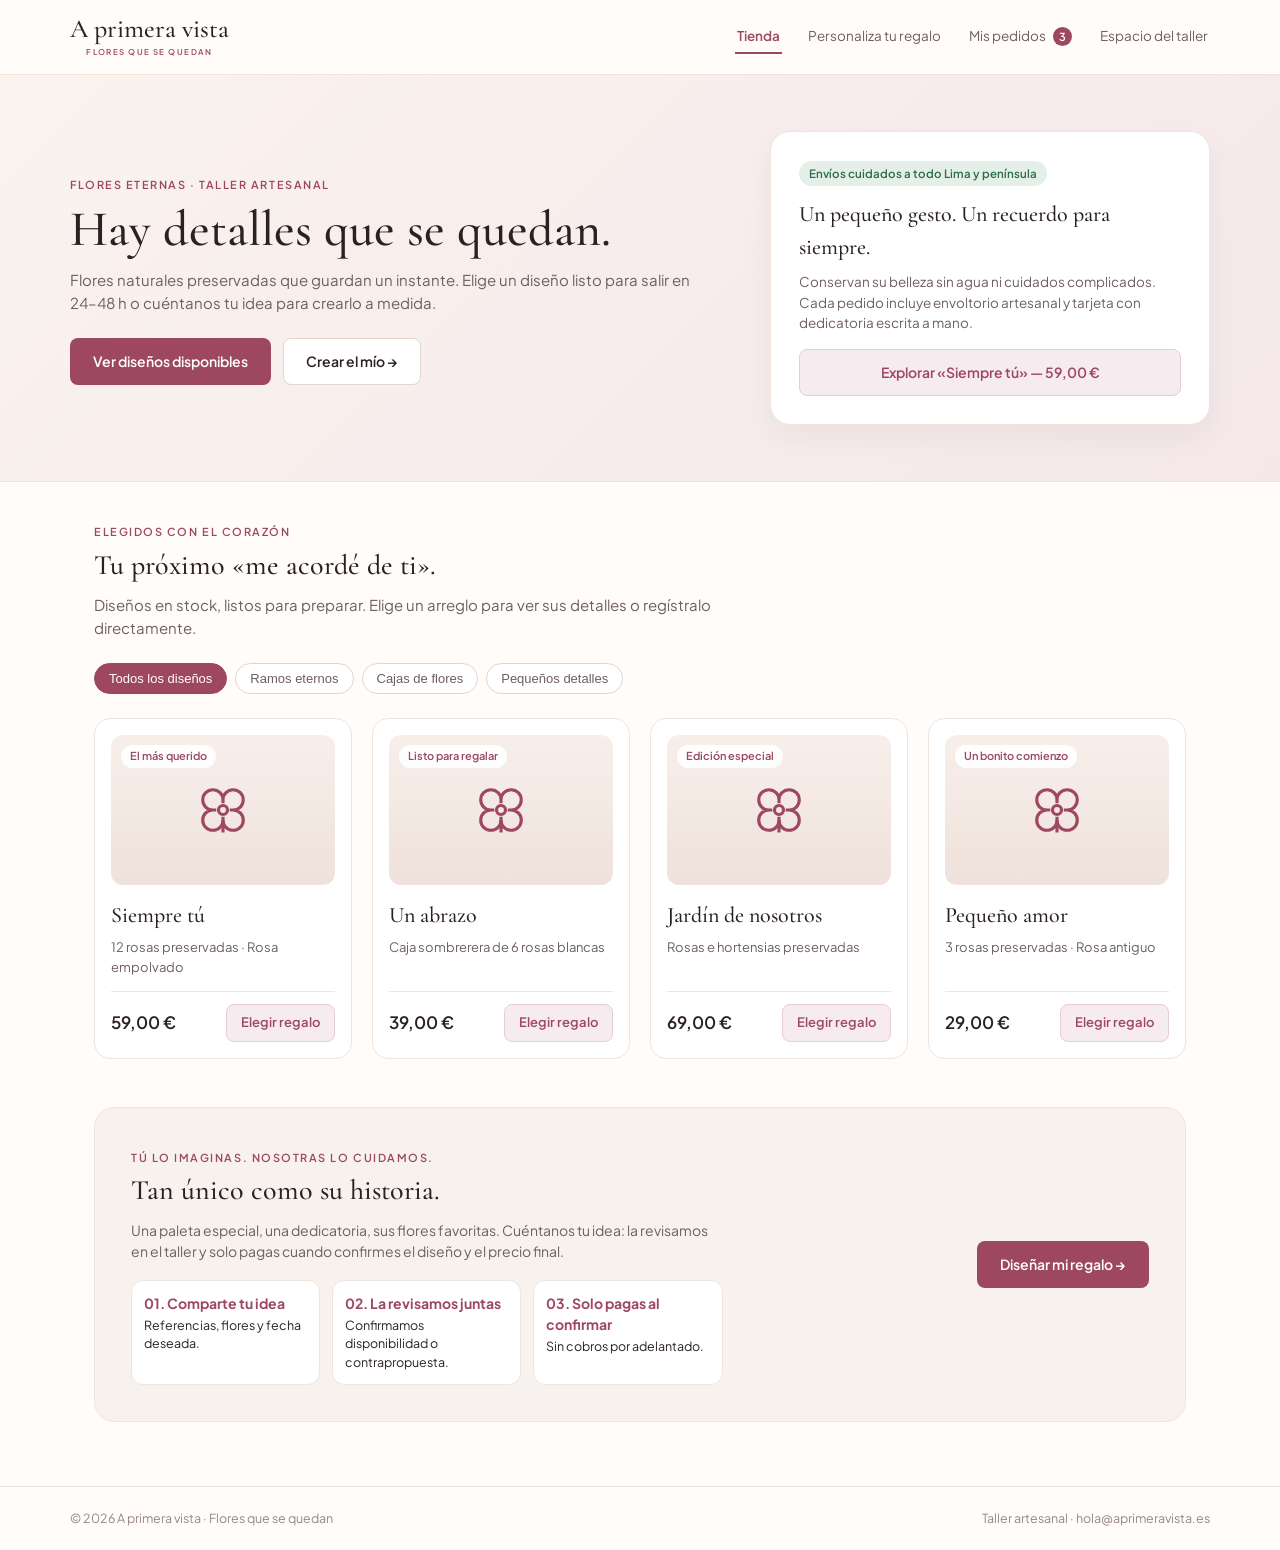
<file: Trabajo_grupo/Prototipo_final/index.html>
<!DOCTYPE html>
<html lang="es">
<head>
  <meta charset="UTF-8">
  <meta name="viewport" content="width=device-width, initial-scale=1.0">
  <title>A primera vista — Flores que se quedan</title>
  <link rel="preconnect" href="https://fonts.googleapis.com">
  <link rel="preconnect" href="https://fonts.gstatic.com" crossorigin>
  <link href="https://fonts.googleapis.com/css2?family=Cormorant+Garamond:ital,wght@0,500;0,600;1,400&family=Plus+Jakarta+Sans:wght@400;500;600&display=swap" rel="stylesheet">
  <link rel="stylesheet" href="estilos.css">
  <script src="app.js" defer></script>
</head>
<body data-pagina="inicio">
  <header class="topbar">
    <div class="topbar-inner">
      <a href="index.html" class="brand">
        <span class="brand-title">A primera vista</span>
        <span class="brand-sub">FLORES QUE SE QUEDAN</span>
      </a>
      <nav class="nav-links" aria-label="Navegación principal">
        <a href="index.html" class="activo">Tienda</a>
        <a href="personaliza.html">Personaliza tu regalo</a>
        <a href="pedidos.html">Mis pedidos <span class="nav-badge" id="badge-pedidos">0</span></a>
        <a href="taller.html">Espacio del taller</a>
      </nav>
    </div>
  </header>

  <section class="hero">
    <div class="hero-inner">
      <div>
        <span class="etiqueta">FLORES ETERNAS · TALLER ARTESANAL</span>
        <h1>Hay detalles que se quedan.</h1>
        <p class="subtitulo">Flores naturales preservadas que guardan un instante. Elige un diseño listo para salir en 24–48 h o cuéntanos tu idea para crearlo a medida.</p>
        <div class="hero-acciones">
          <a href="#catalogo" class="btn btn-primario">Ver diseños disponibles</a>
          <a href="personaliza.html" class="btn btn-secundario">Crear el mío →</a>
        </div>
      </div>
      <div class="hero-tarjeta">
        <span class="badge-estado badge-verde">Envíos cuidados a todo Lima y península</span>
        <h3 style="margin-top:12px;">Un pequeño gesto. Un recuerdo para siempre.</h3>
        <p style="font-size:13.5px; color:var(--text-muted); margin:8px 0 16px;">Conservan su belleza sin agua ni cuidados complicados. Cada pedido incluye envoltorio artesanal y tarjeta con dedicatoria escrita a mano.</p>
        <a href="producto.html?id=siempre-tu" class="btn btn-suave btn-full">Explorar «Siempre tú» — 59,00 €</a>
      </div>
    </div>
  </section>

  <main class="contenedor" id="catalogo">
    <span class="etiqueta">ELEGIDOS CON EL CORAZÓN</span>
    <h2>Tu próximo «me acordé de ti».</h2>
    <p class="subtitulo">Diseños en stock, listos para preparar. Elige un arreglo para ver sus detalles o regístralo directamente.</p>

    <div class="filtros-catalogo" role="group" aria-label="Filtrar categoría">
      <button type="button" class="chip activo" data-categoria="todos">Todos los diseños</button>
      <button type="button" class="chip" data-categoria="ramos">Ramos eternos</button>
      <button type="button" class="chip" data-categoria="cajas">Cajas de flores</button>
      <button type="button" class="chip" data-categoria="detalles">Pequeños detalles</button>
    </div>

    <div class="grid-catalogo" id="grid-catalogo"></div>

    <section class="banner-custom">
      <div>
        <span class="etiqueta">TÚ LO IMAGINAS. NOSOTRAS LO CUIDAMOS.</span>
        <h2>Tan único como su historia.</h2>
        <p style="font-size:14px; color:var(--text-muted); margin:0;">Una paleta especial, una dedicatoria, sus flores favoritas. Cuéntanos tu idea: la revisamos en el taller y solo pagas cuando confirmes el diseño y el precio final.</p>
        <div class="pasos-mini">
          <div class="paso-box"><strong>01. Comparte tu idea</strong>Referencias, flores y fecha deseada.</div>
          <div class="paso-box"><strong>02. La revisamos juntas</strong>Confirmamos disponibilidad o contrapropuesta.</div>
          <div class="paso-box"><strong>03. Solo pagas al confirmar</strong>Sin cobros por adelantado.</div>
        </div>
      </div>
      <div style="text-align:right;">
        <a href="personaliza.html" class="btn btn-primario">Diseñar mi regalo →</a>
      </div>
    </section>
  </main>

  <footer class="footer">
    <div class="footer-inner">
      <span>© 2026 A primera vista · Flores que se quedan</span>
      <span>Taller artesanal · hola@aprimeravista.es</span>
    </div>
  </footer>
</body>
</html>
</file>
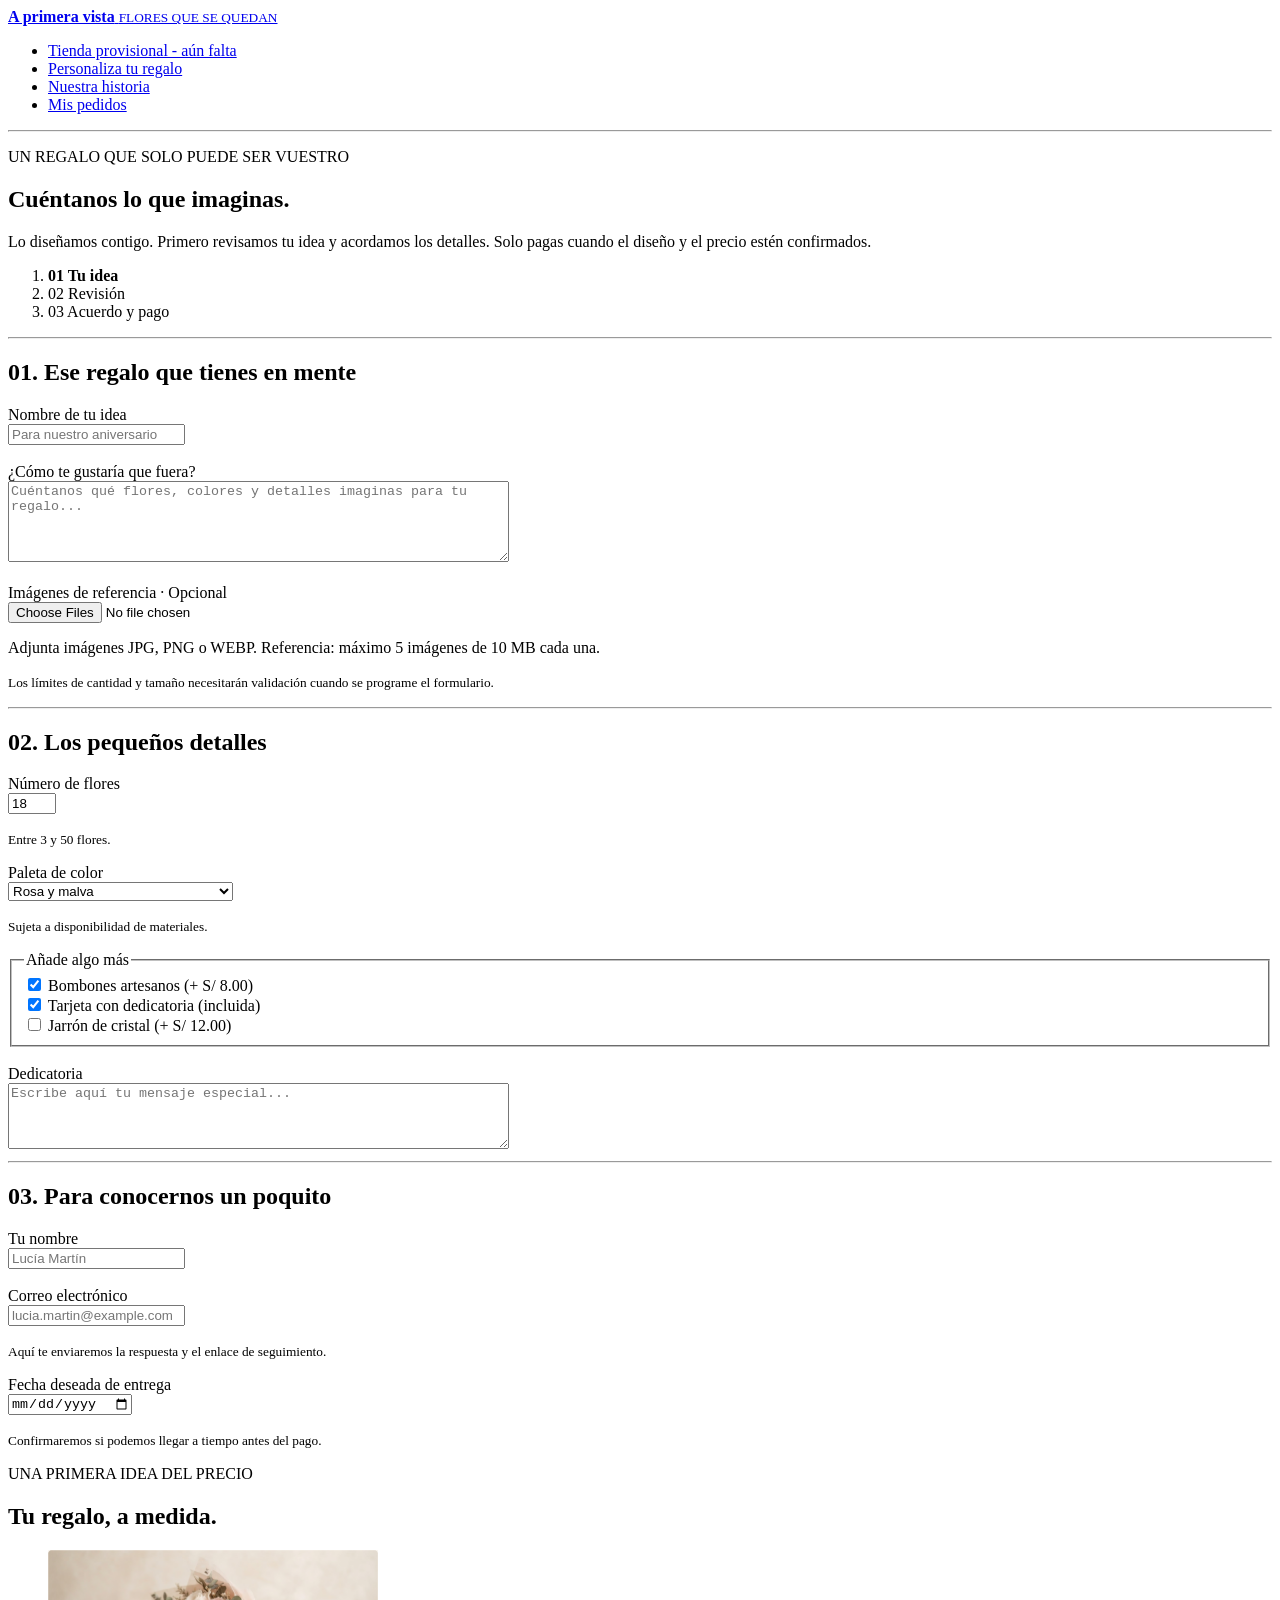
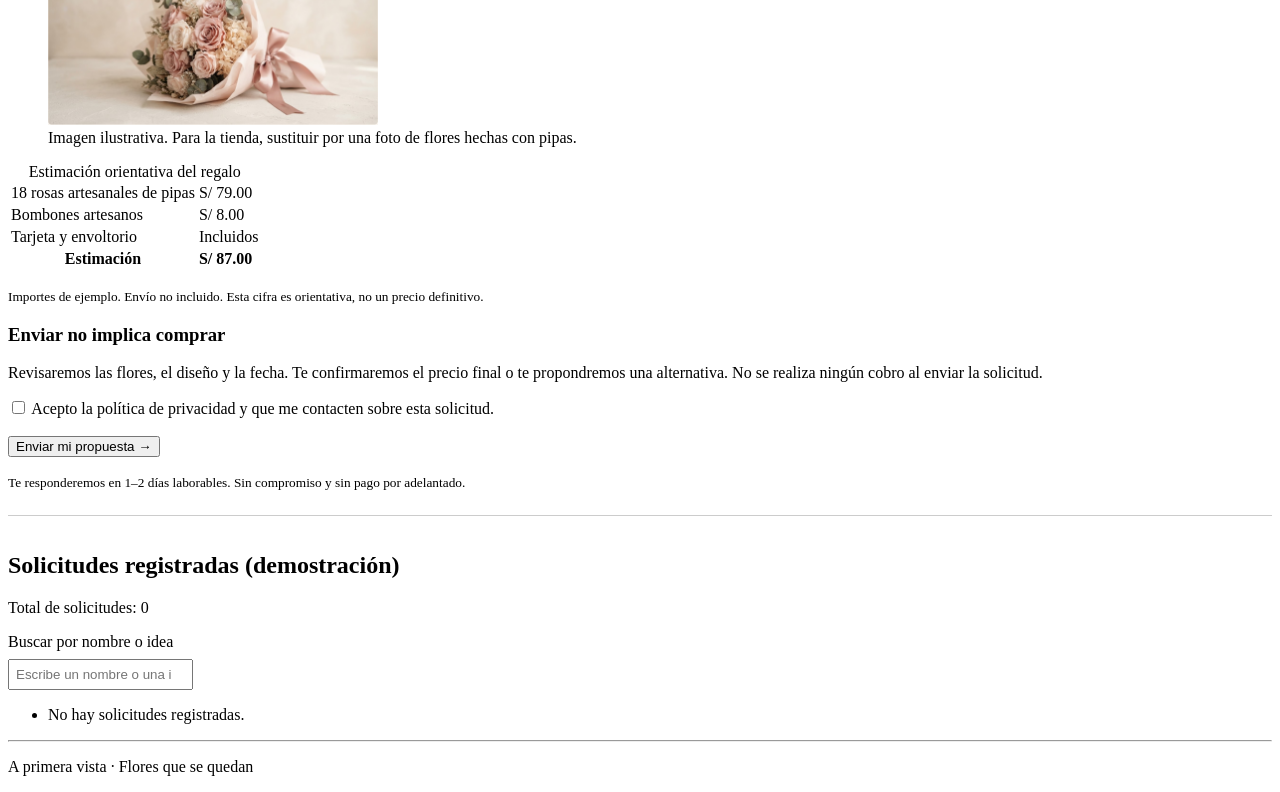
<file: Trabajo_grupo/index/personaliza-tu-regalo.html>
<!DOCTYPE html>
<html lang="es">
<head>
    <meta charset="UTF-8">
    <meta name="viewport" content="width=device-width, initial-scale=1.0">
    <title>Personaliza tu regalo | A primera vista</title>
    <link rel="stylesheet" href="../styles/registro_solicitudes.css">
    <script src="../script/registro_solicitudes.js" defer></script>
</head>
<body>
    <!-- Navegación -------------------------------------------------------------------------------------------------------->
    <header>
        <div>
            <a href="producto.html">
                <strong>A primera vista</strong>
                <small>FLORES QUE SE QUEDAN</small>
            </a>
        </div>

        <nav aria-label="Navegación principal">
            <ul>
                <li><a href="producto.html">Tienda provisional - aún falta</a></li>
                <li><a href="personaliza-tu-regalo.html" aria-current="page">Personaliza tu regalo</a></li>
                <li><a href="#historia">Nuestra historia</a></li>
                <li><a href="#mis-pedidos">Mis pedidos</a></li>
            </ul>
        </nav>
    </header>
    <hr>

    <!-- Introducción ------------------------------------------------------------------------------------------------------>
    <main>
        <section class="bloque" id="personalizacion">
            <p>UN REGALO QUE SOLO PUEDE SER VUESTRO</p>
            <h1>Cuéntanos lo que imaginas.</h1>
            <p>
                Lo diseñamos contigo. Primero revisamos tu idea y acordamos los detalles.
                Solo pagas cuando el diseño y el precio estén confirmados.
            </p>
        </section>

        <!-- Pasos del pedido ---------------------------------------------------------------------------------------------->
        <nav aria-label="Etapas del pedido personalizado">
            <ol>
                <li><strong>01 Tu idea</strong></li>
                <li>02 Revisión</li>
                <li>03 Acuerdo y pago</li>
            </ol>
        </nav>
        <hr>

        <!-- Formulario de personalización ---------------------------------------------------------------------------------->
        <form id="formulario-personalizacion">
            <div class="contenido-personalizacion">
                <div class="datos-pedido">

                    <!-- Primera parte: idea del cliente -->
                    <section class="bloque" id="tu-idea">
                        <h2>01. Ese regalo que tienes en mente</h2>

                        <div>
                            <label for="nombre-idea">Nombre de tu idea</label>
                            <br>
                            <input type="text" id="nombre-idea" name="nombre_idea"
                                   placeholder="Para nuestro aniversario" required>
                        </div>
                        <br>
                        <div>
                            <label for="descripcion-idea">¿Cómo te gustaría que fuera?</label>
                            <br>
                            <textarea id="descripcion-idea" name="descripcion_idea"
                                rows="5" cols="60" required
                                placeholder="Cuéntanos qué flores, colores y detalles imaginas para tu regalo..."></textarea>
                        </div>
                        <br>
                        <div>
                            <label for="imagenes-referencia">Imágenes de referencia · Opcional</label>
                            <br>
                            <input type="file" id="imagenes-referencia" name="imagenes_referencia"
                                   accept=".jpg,.jpeg,.png,.webp" multiple>
                            <p>Adjunta imágenes JPG, PNG o WEBP. Referencia: máximo 5 imágenes de 10 MB cada una.</p>
                            <p><small>Los límites de cantidad y tamaño necesitarán validación cuando se programe el formulario.</small></p>
                        </div>
                    </section>
                    <hr>

                    <!-- Segunda parte: características del regalo -->
                    <section class="bloque" id="detalles-regalo">
                        <h2>02. Los pequeños detalles</h2>

                        <div>
                            <label for="numero-flores">Número de flores</label>
                            <br>
                            <input type="number" id="numero-flores" name="numero_flores"
                                   min="3" max="50" value="18" required>
                            <p><small>Entre 3 y 50 flores.</small></p>
                        </div>
                        <div>
                            <label for="paleta-color">Paleta de color</label>
                            <br>
                            <select id="paleta-color" name="paleta_color" required>
                                <option value="rosa-malva" selected>Rosa y malva</option>
                                <option value="rojo-blanco">Rojo y blanco</option>
                                <option value="pasteles">Tonos pastel</option>
                                <option value="girasoles">Amarillo y verde</option>
                                <option value="personalizada">Quiero proponer otra combinación</option>
                            </select>
                            <p><small>Sujeta a disponibilidad de materiales.</small></p>
                        </div>
                        <fieldset>
                            <legend>Añade algo más</legend>
                            <div>
                                <input type="checkbox" id="bombones" name="complementos" value="bombones" checked>
                                <label for="bombones">Bombones artesanos (+ S/ 8.00)</label>
                            </div>
                            <div>
                                <input type="checkbox" id="tarjeta" name="complementos" value="tarjeta" checked>
                                <label for="tarjeta">Tarjeta con dedicatoria (incluida)</label>
                            </div>
                            <div>
                                <input type="checkbox" id="jarron" name="complementos" value="jarron">
                                <label for="jarron">Jarrón de cristal (+ S/ 12.00)</label>
                            </div>
                        </fieldset>
                        <br>
                        <div>
                            <label for="dedicatoria">Dedicatoria</label>
                            <br>
                            <textarea id="dedicatoria" name="dedicatoria" rows="4" cols="60"
                                      placeholder="Escribe aquí tu mensaje especial..."></textarea>
                        </div>
                    </section>
                    <hr>

                    <!-- Tercera parte: datos de contacto -->
                    <section class="bloque" id="datos-contacto">
                        <h2>03. Para conocernos un poquito</h2>
                        <div>
                            <label for="nombre-cliente">Tu nombre</label>
                            <br>
                            <input type="text" id="nombre-cliente" name="nombre_cliente"
                                   placeholder="Lucía Martín" autocomplete="name" required>
                        </div>
                        <br>
                        <div>
                            <label for="correo-cliente">Correo electrónico</label>
                            <br>
                            <input type="email" id="correo-cliente" name="correo_cliente"
                                   placeholder="lucia.martin@example.com" autocomplete="email" required>
                            <p><small>Aquí te enviaremos la respuesta y el enlace de seguimiento.</small></p>
                        </div>

                        <div>
                            <label for="fecha-entrega">Fecha deseada de entrega</label>
                            <br>
                            <input type="date" id="fecha-entrega" name="fecha_entrega" required>
                            <p><small>Confirmaremos si podemos llegar a tiempo antes del pago.</small></p>
                        </div>
                    </section>
                </div>

                <!-- Resumen del presupuesto: datos de ejemplo, no cálculo automático ------------------------------------>
                <aside class="resumen-pedido" aria-labelledby="titulo-resumen">
                    <p>UNA PRIMERA IDEA DEL PRECIO</p>
                    <h2 id="titulo-resumen">Tu regalo, a medida.</h2>

                    <figure>
                        <img src="../styles/imagenes/ramo-referencia.png" width="330" height="175"
                             alt="Ramo rosado usado como imagen ilustrativa del diseño de referencia">
                        <figcaption>
                            Imagen ilustrativa. Para la tienda, sustituir por una foto de flores hechas con pipas.
                        </figcaption>
                    </figure>

                    <table>
                        <caption>Estimación orientativa del regalo</caption>
                        <tbody>
                            <tr>
                                <td>18 rosas artesanales de pipas</td>
                                <td>S/ 79.00</td>
                            </tr>
                            <tr>
                                <td>Bombones artesanos</td>
                                <td>S/ 8.00</td>
                            </tr>
                            <tr>
                                <td>Tarjeta y envoltorio</td>
                                <td>Incluidos</td>
                            </tr>
                        </tbody>
                        <tfoot>
                            <tr>
                                <th scope="row">Estimación</th>
                                <td><strong>S/ 87.00</strong></td>
                            </tr>
                        </tfoot>
                    </table>

                    <p><small>Importes de ejemplo. Envío no incluido. Esta cifra es orientativa, no un precio definitivo.</small></p>

                    <section>
                        <h3>Enviar no implica comprar</h3>
                        <p>
                            Revisaremos las flores, el diseño y la fecha. Te confirmaremos
                            el precio final o te propondremos una alternativa.
                            No se realiza ningún cobro al enviar la solicitud.
                        </p>
                    </section>
                    <div>
                        <input type="checkbox" id="acepta-privacidad" name="acepta_privacidad" required>
                        <label for="acepta-privacidad">
                            Acepto la política de privacidad y que me contacten sobre esta solicitud.
                        </label>
                    </div>
                    <br>

                    <!-- Registro de demostración: los datos se guardan temporalmente en memoria. -->
                    <button type="button">Enviar mi propuesta &rarr;</button>
                    <p><small>Te responderemos en 1–2 días laborables. Sin compromiso y sin pago por adelantado.</small></p>
                </aside>
            </div>
        </form>
        <section id="panel-solicitudes">
            <h2>Solicitudes registradas (demostración)</h2>
            <p>Total de solicitudes: <span id="contador-solicitudes">0</span></p>

            <label for="buscar-solicitudes">Buscar por nombre o idea</label>
            <input type="search" id="buscar-solicitudes"
                   placeholder="Escribe un nombre o una idea">
            <ul id="lista-solicitudes"></ul>
        </section>
    </main>

    <!-- Footer ------------------------------------------------------------------------------------------------------------>
    <footer>
        <hr>
        <p>A primera vista · Flores que se quedan</p>
    </footer>
</body>
</html>
</file>
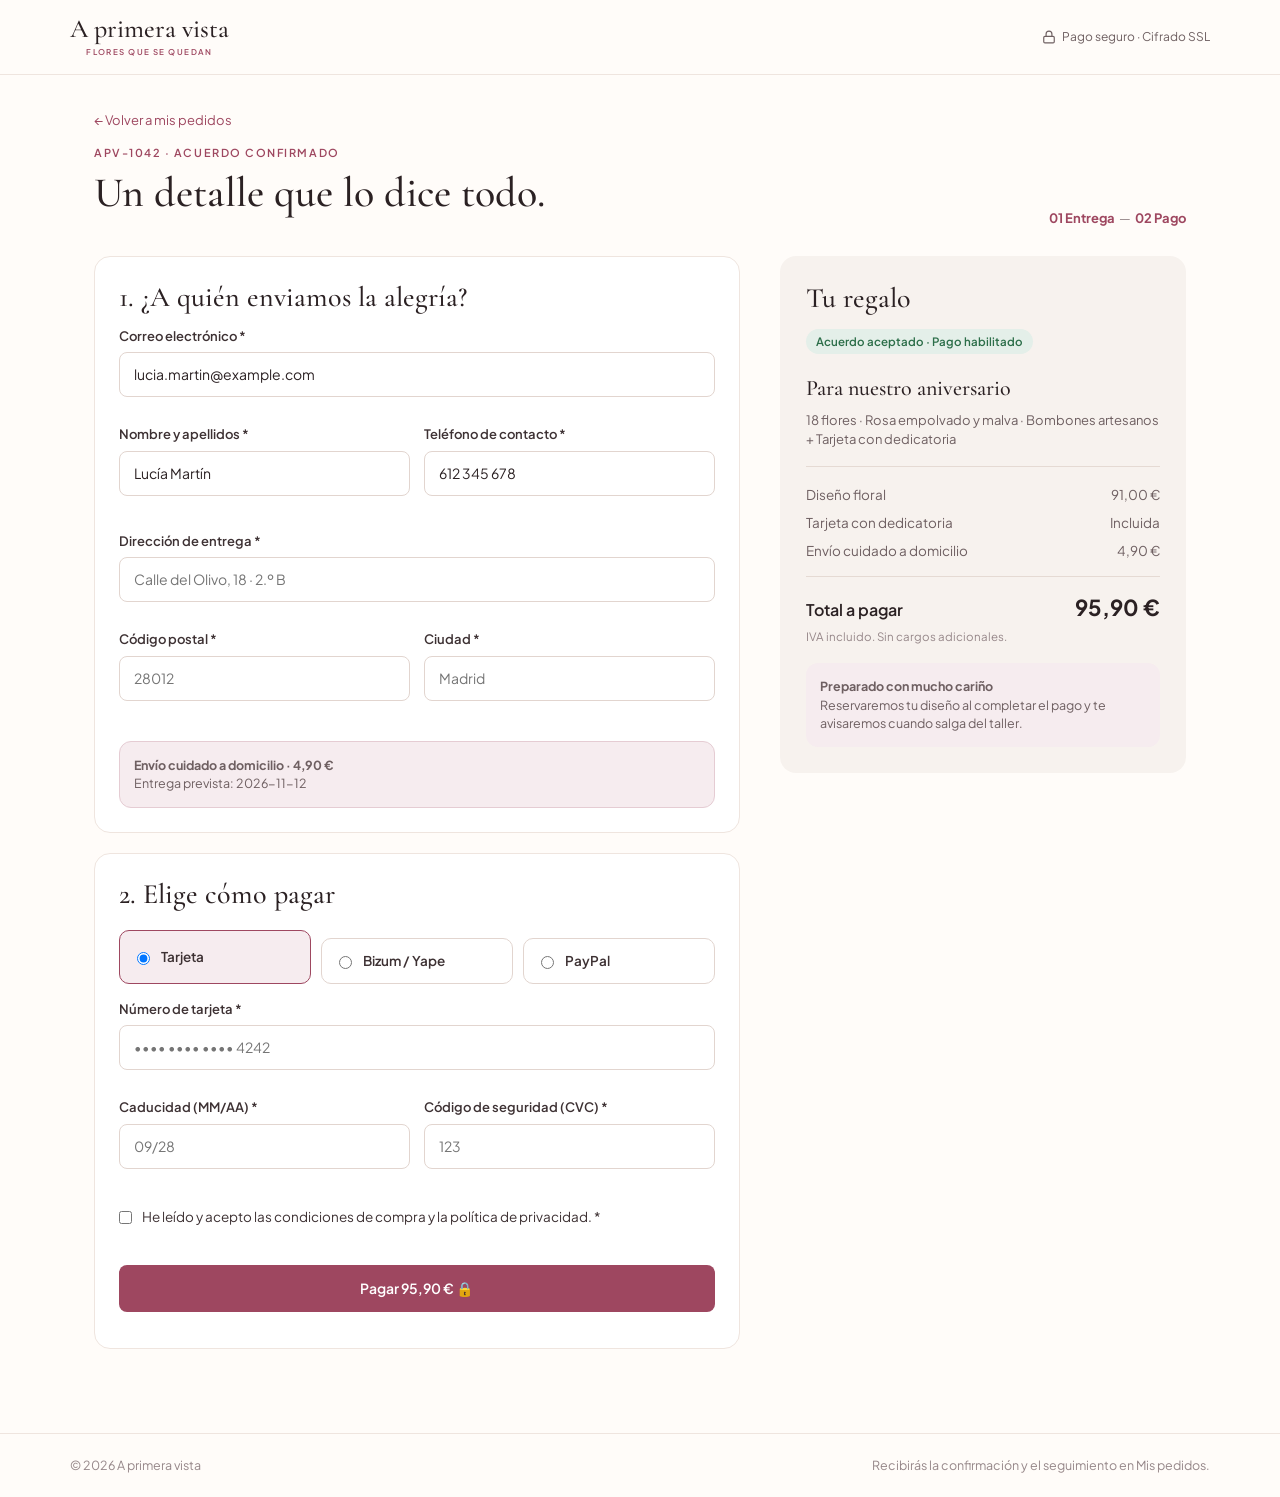
<file: Trabajo_grupo/Prototipo_final/checkout.html>
<!DOCTYPE html>
<html lang="es">
<head>
  <meta charset="UTF-8">
  <meta name="viewport" content="width=device-width, initial-scale=1.0">
  <title>Entrega y Pago Seguro — A primera vista</title>
  <link rel="preconnect" href="https://fonts.googleapis.com">
  <link rel="preconnect" href="https://fonts.gstatic.com" crossorigin>
  <link href="https://fonts.googleapis.com/css2?family=Cormorant+Garamond:ital,wght@0,500;0,600;1,400&family=Plus+Jakarta+Sans:wght@400;500;600&display=swap" rel="stylesheet">
  <link rel="stylesheet" href="estilos.css">
  <script src="app.js" defer></script>
</head>
<body data-pagina="checkout">
  <header class="topbar">
    <div class="topbar-inner">
      <a href="index.html" class="brand">
        <span class="brand-title">A primera vista</span>
        <span class="brand-sub">FLORES QUE SE QUEDAN</span>
      </a>
      <div class="ssl-badge">
        <svg width="14" height="14" viewBox="0 0 24 24" fill="none" stroke="currentColor" stroke-width="2" aria-hidden="true">
          <rect x="3" y="11" width="18" height="11" rx="2" ry="2"></rect>
          <path d="M7 11V7a5 5 0 0 1 10 0v4"></path>
        </svg>
        <span>Pago seguro · Cifrado SSL</span>
      </div>
    </div>
  </header>

  <main class="contenedor">
    <div style="display:flex; justify-content:space-between; align-items:flex-end; flex-wrap:wrap; gap:16px; margin-bottom:28px;">
      <div>
        <p style="font-size:13px; margin:0 0 8px;"><a href="pedidos.html" style="color:var(--primary);">← Volver a mis pedidos</a></p>
        <span class="etiqueta" id="chk-codigo-etiqueta">TU REGALO, A UN PASO</span>
        <h1>Un detalle que lo dice todo.</h1>
      </div>
      <div style="font-size:13px; color:var(--text-soft);">
        <strong style="color:var(--primary);">01 Entrega</strong> &nbsp;—&nbsp; <strong style="color:var(--primary);">02 Pago</strong>
      </div>
    </div>

    <div class="grid-dos-col">
      <form id="form-checkout" novalidate>
        <div class="bloque-form">
          <h2>1. ¿A quién enviamos la alegría?</h2>

          <label for="chk-correo">Correo electrónico *</label>
          <input id="chk-correo" type="email" placeholder="lucia.martin@example.com" required aria-describedby="error-chk-correo">
          <p class="error" id="error-chk-correo"></p>

          <div class="fila-2">
            <div>
              <label for="chk-nombre">Nombre y apellidos *</label>
              <input id="chk-nombre" type="text" placeholder="Lucía Martín" required aria-describedby="error-chk-nombre">
              <p class="error" id="error-chk-nombre"></p>
            </div>
            <div>
              <label for="chk-telefono">Teléfono de contacto *</label>
              <input id="chk-telefono" type="tel" placeholder="612 345 678" required aria-describedby="error-chk-telefono">
              <p class="error" id="error-chk-telefono"></p>
            </div>
          </div>

          <label for="chk-direccion">Dirección de entrega *</label>
          <input id="chk-direccion" type="text" placeholder="Calle del Olivo, 18 · 2.º B" required aria-describedby="error-chk-direccion">
          <p class="error" id="error-chk-direccion"></p>

          <div class="fila-2">
            <div>
              <label for="chk-cp">Código postal *</label>
              <input id="chk-cp" type="text" placeholder="28012" required aria-describedby="error-chk-cp">
              <p class="error" id="error-chk-cp"></p>
            </div>
            <div>
              <label for="chk-ciudad">Ciudad *</label>
              <input id="chk-ciudad" type="text" placeholder="Madrid" required aria-describedby="error-chk-ciudad">
              <p class="error" id="error-chk-ciudad"></p>
            </div>
          </div>

          <div class="caja-nota" style="border:1px solid #E5CCD3;">
            <strong>Envío cuidado a domicilio · 4,90 €</strong><br>
            <span id="chk-fecha-texto">Entrega estimada en 2–4 días laborables</span>
          </div>
        </div>

        <div class="bloque-form">
          <h2>2. Elige cómo pagar</h2>

          <div class="metodos-pago">
            <label class="metodo-opcion">
              <input type="radio" name="metodo" value="Tarjeta" checked>
              <span>Tarjeta</span>
            </label>
            <label class="metodo-opcion">
              <input type="radio" name="metodo" value="Bizum">
              <span>Bizum / Yape</span>
            </label>
            <label class="metodo-opcion">
              <input type="radio" name="metodo" value="PayPal">
              <span>PayPal</span>
            </label>
          </div>

          <div id="campos-tarjeta">
            <label for="chk-tarjeta">Número de tarjeta *</label>
            <input id="chk-tarjeta" type="text" maxlength="19" placeholder="•••• •••• •••• 4242" aria-describedby="error-chk-tarjeta">
            <p class="error" id="error-chk-tarjeta"></p>

            <div class="fila-2">
              <div>
                <label for="chk-caducidad">Caducidad (MM/AA) *</label>
                <input id="chk-caducidad" type="text" maxlength="5" placeholder="09/28" aria-describedby="error-chk-caducidad">
                <p class="error" id="error-chk-caducidad"></p>
              </div>
              <div>
                <label for="chk-cvc">Código de seguridad (CVC) *</label>
                <input id="chk-cvc" type="text" maxlength="4" placeholder="123" aria-describedby="error-chk-cvc">
                <p class="error" id="error-chk-cvc"></p>
              </div>
            </div>
          </div>

          <label class="checkbox-linea" style="margin-top:16px;">
            <input type="checkbox" id="chk-condiciones" required aria-describedby="error-chk-condiciones">
            <span>He leído y acepto las condiciones de compra y la política de privacidad. *</span>
          </label>
          <p class="error" id="error-chk-condiciones"></p>

          <button type="submit" class="btn btn-primario btn-full" style="margin-top:16px;" id="btn-pagar-final">
            Pagar ahora
          </button>
          <p class="estado-msg" id="mensaje-checkout" role="status"></p>
        </div>
      </form>

      <aside class="tarjeta-resumen" aria-label="Resumen de compra">
        <h2>Tu regalo</h2>
        <span class="badge-estado badge-verde" id="chk-badge-estado">Acuerdo aceptado · Pago habilitado</span>

        <div style="margin:18px 0; padding-bottom:16px; border-bottom:1px solid #E5DAD3;">
          <h3 id="chk-titulo-regalo">Para nuestro aniversario</h3>
          <p id="chk-detalle-regalo" style="font-size:13px; color:var(--text-muted); margin:4px 0 0;">18 rosas · Rosa empolvado y marfil</p>
        </div>

        <div class="linea-costo">
          <span>Diseño floral</span>
          <span id="chk-precio-base">91,00 €</span>
        </div>
        <div class="linea-costo">
          <span>Tarjeta con dedicatoria</span>
          <span>Incluida</span>
        </div>
        <div class="linea-costo">
          <span>Envío cuidado a domicilio</span>
          <span>4,90 €</span>
        </div>
        <div class="linea-total">
          <span>Total a pagar</span>
          <strong id="chk-total">95,90 €</strong>
        </div>
        <p style="font-size:11.5px; color:var(--text-soft); margin-top:4px;">IVA incluido. Sin cargos adicionales.</p>

        <div class="caja-nota">
          <strong>Preparado con mucho cariño</strong><br>
          Reservaremos tu diseño al completar el pago y te avisaremos cuando salga del taller.
        </div>
      </aside>
    </div>
  </main>

  <footer class="footer">
    <div class="footer-inner">
      <span>© 2026 A primera vista</span>
      <span>Recibirás la confirmación y el seguimiento en Mis pedidos.</span>
    </div>
  </footer>
</body>
</html>
</file>
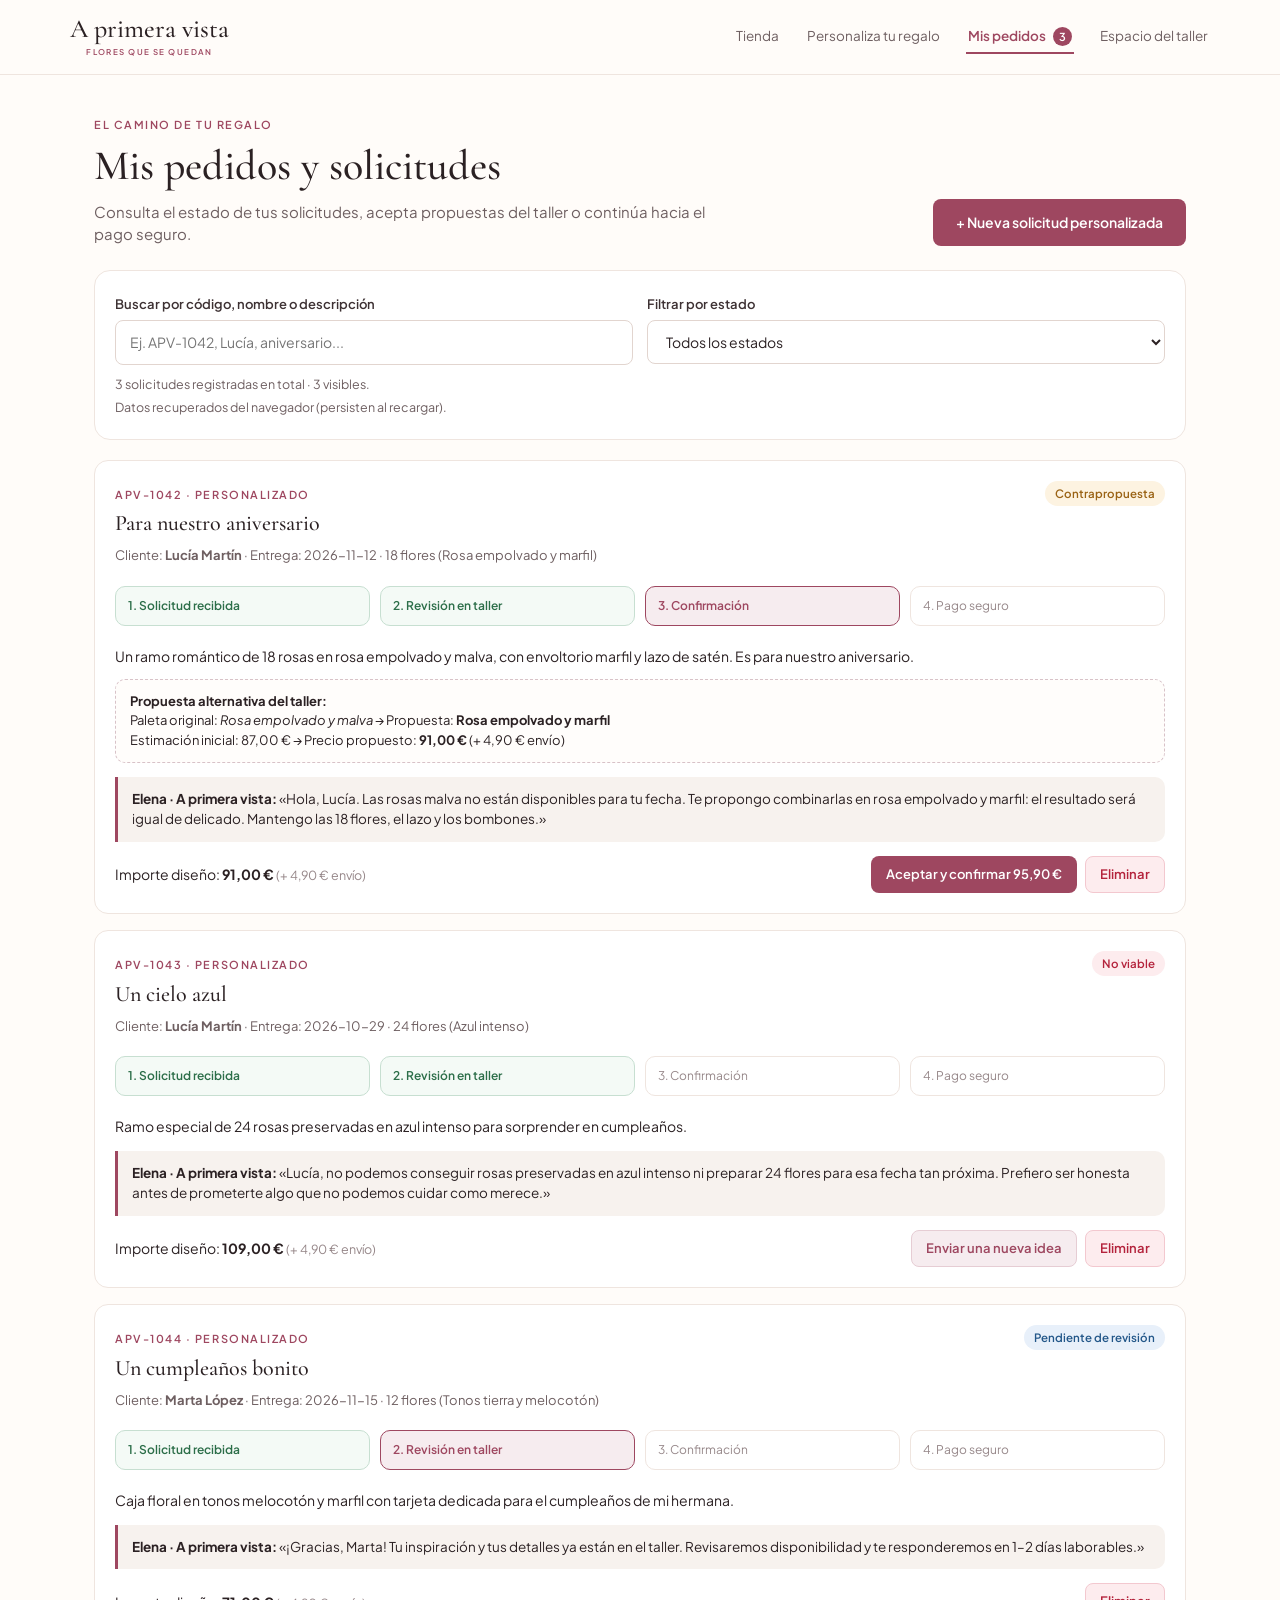
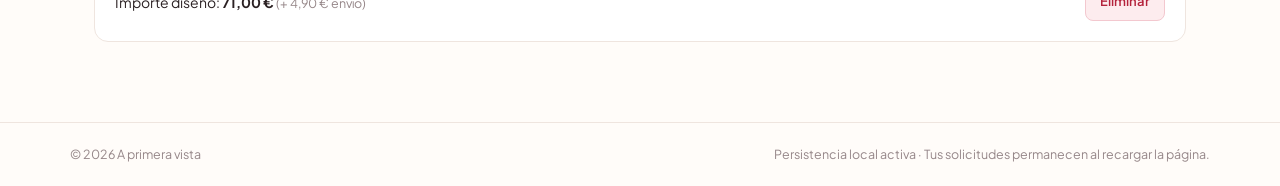
<file: Trabajo_grupo/Prototipo_final/pedidos.html>
<!DOCTYPE html>
<html lang="es">
<head>
  <meta charset="UTF-8">
  <meta name="viewport" content="width=device-width, initial-scale=1.0">
  <title>Mis pedidos — A primera vista</title>
  <link rel="preconnect" href="https://fonts.googleapis.com">
  <link rel="preconnect" href="https://fonts.gstatic.com" crossorigin>
  <link href="https://fonts.googleapis.com/css2?family=Cormorant+Garamond:ital,wght@0,500;0,600;1,400&family=Plus+Jakarta+Sans:wght@400;500;600&display=swap" rel="stylesheet">
  <link rel="stylesheet" href="estilos.css">
  <script src="app.js" defer></script>
</head>
<body data-pagina="pedidos">
  <header class="topbar">
    <div class="topbar-inner">
      <a href="index.html" class="brand">
        <span class="brand-title">A primera vista</span>
        <span class="brand-sub">FLORES QUE SE QUEDAN</span>
      </a>
      <nav class="nav-links" aria-label="Navegación principal">
        <a href="index.html">Tienda</a>
        <a href="personaliza.html">Personaliza tu regalo</a>
        <a href="pedidos.html" class="activo">Mis pedidos <span class="nav-badge" id="badge-pedidos">0</span></a>
        <a href="taller.html">Espacio del taller</a>
      </nav>
    </div>
  </header>

  <main class="contenedor">
    <div style="display:flex; justify-content:space-between; align-items:flex-end; flex-wrap:wrap; gap:16px; margin-bottom:24px;">
      <div>
        <span class="etiqueta">EL CAMINO DE TU REGALO</span>
        <h1>Mis pedidos y solicitudes</h1>
        <p class="subtitulo" style="margin-bottom:0;">Consulta el estado de tus solicitudes, acepta propuestas del taller o continúa hacia el pago seguro.</p>
      </div>
      <a href="personaliza.html" class="btn btn-primario">+ Nueva solicitud personalizada</a>
    </div>

    <div class="bloque-form" style="padding:18px 20px;">
      <div class="fila-2">
        <div>
          <label for="buscar-pedido">Buscar por código, nombre o descripción</label>
          <input id="buscar-pedido" type="search" placeholder="Ej. APV-1042, Lucía, aniversario...">
        </div>
        <div>
          <label for="filtro-estado-pedido">Filtrar por estado</label>
          <select id="filtro-estado-pedido">
            <option value="todos">Todos los estados</option>
            <option value="Pendiente de revisión">Pendiente de revisión</option>
            <option value="Contrapropuesta">Respuesta pendiente (Contrapropuesta)</option>
            <option value="Confirmado">Confirmado (Pago habilitado)</option>
            <option value="Pagado">Pagado / En preparación</option>
            <option value="No viable">No viable (Cerrada)</option>
          </select>
        </div>
      </div>
      <p class="info-storage" id="contador-pedidos" role="status" style="margin-top:10px;"></p>
      <p class="info-storage" id="almacenamiento" role="status"></p>
    </div>

    <section id="lista-pedidos" aria-label="Listado de pedidos del cliente"></section>
  </main>

  <footer class="footer">
    <div class="footer-inner">
      <span>© 2026 A primera vista</span>
      <span>Persistencia local activa · Tus solicitudes permanecen al recargar la página.</span>
    </div>
  </footer>
</body>
</html>
</file>
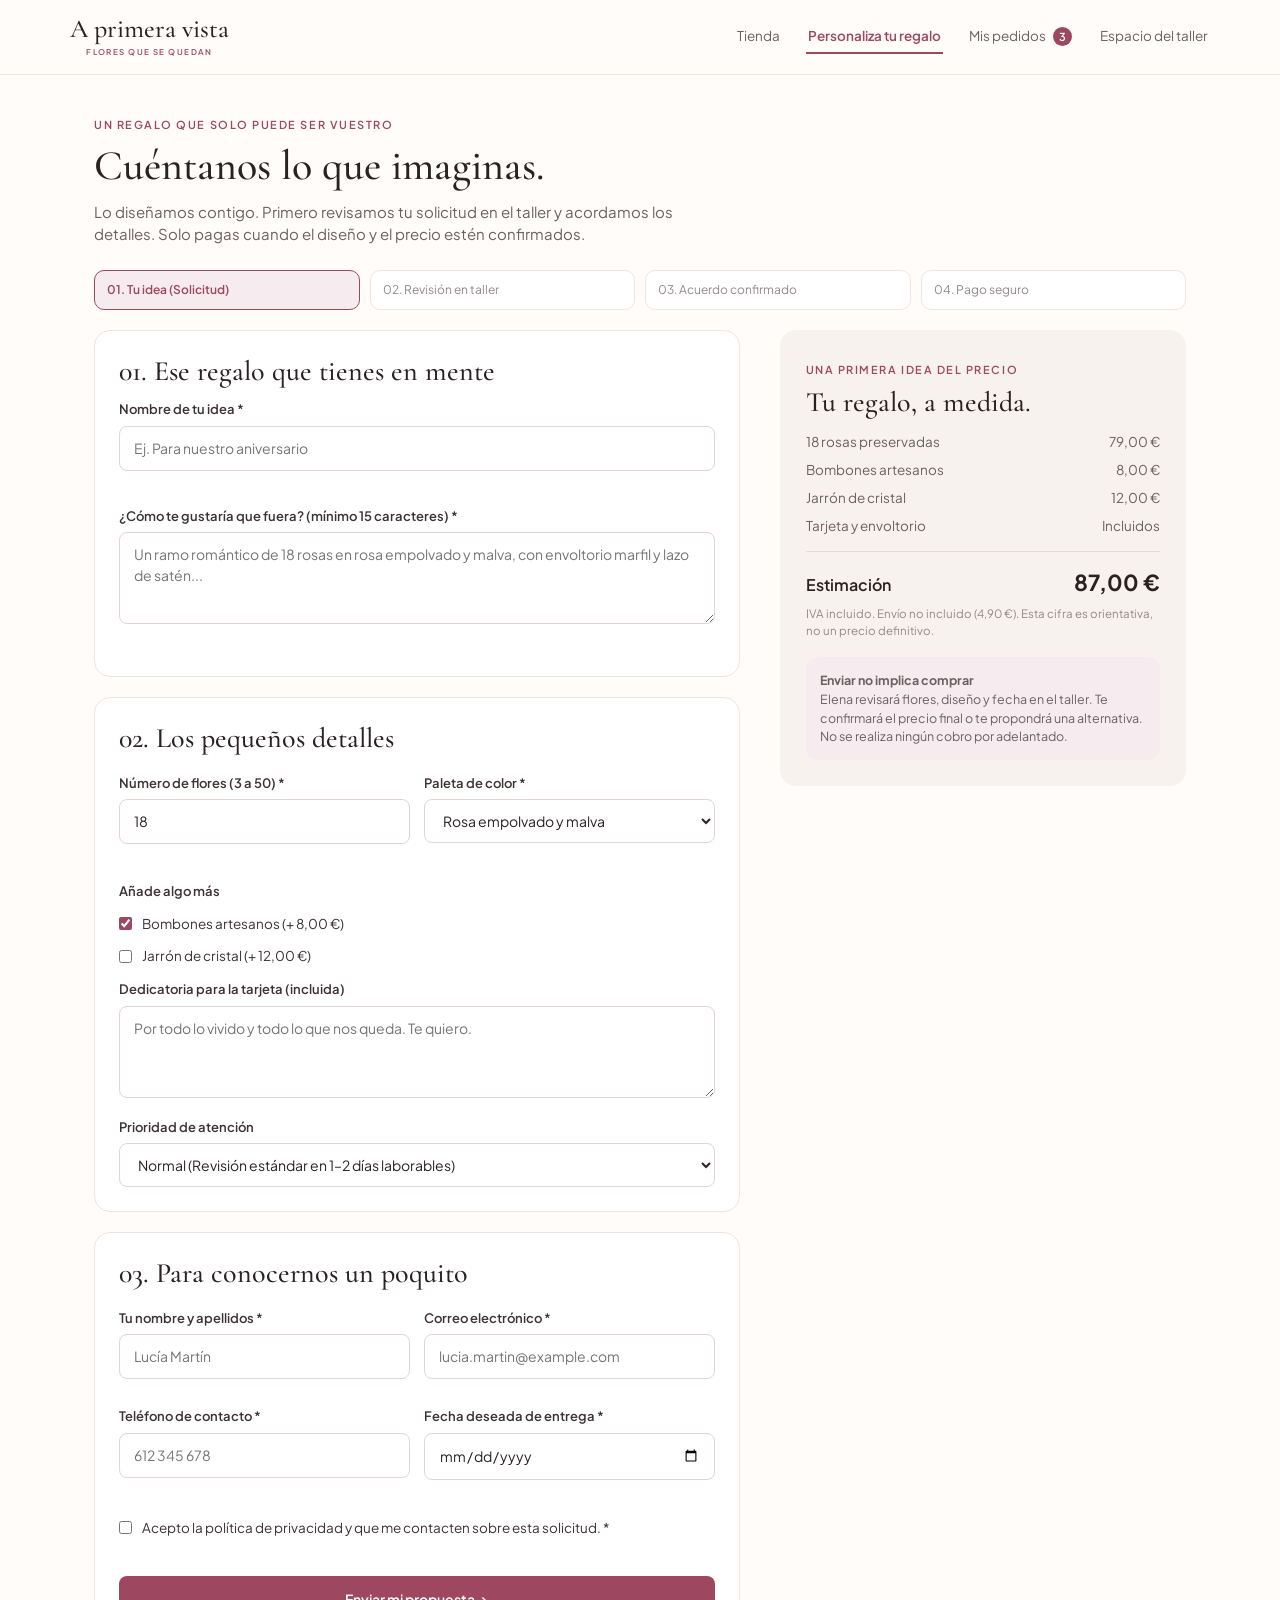
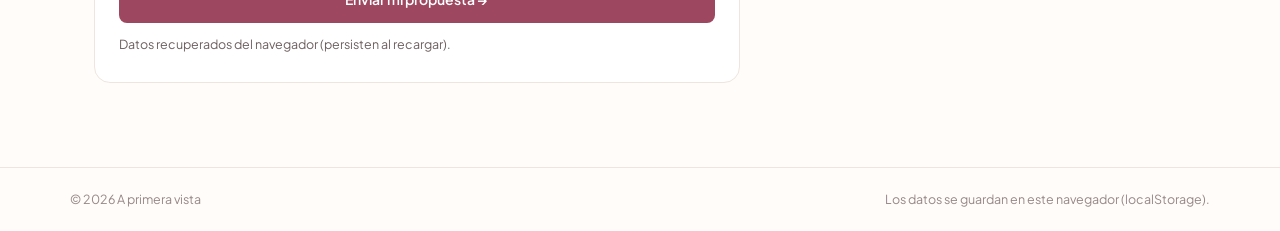
<file: Trabajo_grupo/Prototipo_final/personaliza.html>
<!DOCTYPE html>
<html lang="es">
<head>
  <meta charset="UTF-8">
  <meta name="viewport" content="width=device-width, initial-scale=1.0">
  <title>Personaliza tu regalo — A primera vista</title>
  <link rel="preconnect" href="https://fonts.googleapis.com">
  <link rel="preconnect" href="https://fonts.gstatic.com" crossorigin>
  <link href="https://fonts.googleapis.com/css2?family=Cormorant+Garamond:ital,wght@0,500;0,600;1,400&family=Plus+Jakarta+Sans:wght@400;500;600&display=swap" rel="stylesheet">
  <link rel="stylesheet" href="estilos.css">
  <script src="app.js" defer></script>
</head>
<body data-pagina="personaliza">
  <header class="topbar">
    <div class="topbar-inner">
      <a href="index.html" class="brand">
        <span class="brand-title">A primera vista</span>
        <span class="brand-sub">FLORES QUE SE QUEDAN</span>
      </a>
      <nav class="nav-links" aria-label="Navegación principal">
        <a href="index.html">Tienda</a>
        <a href="personaliza.html" class="activo">Personaliza tu regalo</a>
        <a href="pedidos.html">Mis pedidos <span class="nav-badge" id="badge-pedidos">0</span></a>
        <a href="taller.html">Espacio del taller</a>
      </nav>
    </div>
  </header>

  <main class="contenedor">
    <span class="etiqueta">UN REGALO QUE SOLO PUEDE SER VUESTRO</span>
    <h1>Cuéntanos lo que imaginas.</h1>
    <p class="subtitulo">Lo diseñamos contigo. Primero revisamos tu solicitud en el taller y acordamos los detalles. Solo pagas cuando el diseño y el precio estén confirmados.</p>

    <div class="stepper" aria-hidden="true">
      <div class="step-item actual">01. Tu idea (Solicitud)</div>
      <div class="step-item">02. Revisión en taller</div>
      <div class="step-item">03. Acuerdo confirmado</div>
      <div class="step-item">04. Pago seguro</div>
    </div>

    <div class="grid-dos-col">
      <form id="form-personaliza" novalidate>
        <div class="bloque-form">
          <h2>01. Ese regalo que tienes en mente</h2>

          <label for="titulo-idea">Nombre de tu idea *</label>
          <input id="titulo-idea" type="text" placeholder="Ej. Para nuestro aniversario" required aria-describedby="error-titulo-idea">
          <p class="error" id="error-titulo-idea"></p>

          <label for="descripcion">¿Cómo te gustaría que fuera? (mínimo 15 caracteres) *</label>
          <textarea id="descripcion" placeholder="Un ramo romántico de 18 rosas en rosa empolvado y malva, con envoltorio marfil y lazo de satén..." required aria-describedby="error-descripcion"></textarea>
          <p class="error" id="error-descripcion"></p>
        </div>

        <div class="bloque-form">
          <h2>02. Los pequeños detalles</h2>

          <div class="fila-2">
            <div>
              <label for="num-flores">Número de flores (3 a 50) *</label>
              <input id="num-flores" type="number" min="3" max="50" value="18" required aria-describedby="error-num-flores">
              <p class="error" id="error-num-flores"></p>
            </div>
            <div>
              <label for="paleta">Paleta de color *</label>
              <select id="paleta">
                <option value="Rosa empolvado y malva">Rosa empolvado y malva</option>
                <option value="Rosa empolvado y marfil">Rosa empolvado y marfil</option>
                <option value="Blanco puro y eucalipto">Blanco puro y eucalipto</option>
                <option value="Tonos tierra y melocotón">Tonos tierra y melocotón</option>
              </select>
            </div>
          </div>

          <label style="margin-top:16px;">Añade algo más</label>
          <label class="checkbox-linea">
            <input type="checkbox" id="extra-bombones" checked>
            <span>Bombones artesanos (+ 8,00 €)</span>
          </label>
          <label class="checkbox-linea">
            <input type="checkbox" id="extra-jarron">
            <span>Jarrón de cristal (+ 12,00 €)</span>
          </label>

          <label for="dedicatoria">Dedicatoria para la tarjeta (incluida)</label>
          <textarea id="dedicatoria" placeholder="Por todo lo vivido y todo lo que nos queda. Te quiero."></textarea>

          <label for="prioridad">Prioridad de atención</label>
          <select id="prioridad">
            <option value="normal">Normal (Revisión estándar en 1–2 días laborables)</option>
            <option value="urgente">Urgente (Fecha próxima — requiere justificación)</option>
          </select>

          <div id="bloque-justificacion" hidden>
            <label for="justificacion">Justificación de urgencia (mínimo 10 caracteres) *</label>
            <textarea id="justificacion" placeholder="Indica por qué necesitas prioridad urgente..." aria-describedby="error-justificacion"></textarea>
            <p class="error" id="error-justificacion"></p>
          </div>
        </div>

        <div class="bloque-form">
          <h2>03. Para conocernos un poquito</h2>

          <div class="fila-2">
            <div>
              <label for="nombre">Tu nombre y apellidos *</label>
              <input id="nombre" type="text" placeholder="Lucía Martín" required aria-describedby="error-nombre">
              <p class="error" id="error-nombre"></p>
            </div>
            <div>
              <label for="correo">Correo electrónico *</label>
              <input id="correo" type="email" placeholder="lucia.martin@example.com" required aria-describedby="error-correo">
              <p class="error" id="error-correo"></p>
            </div>
          </div>

          <div class="fila-2">
            <div>
              <label for="telefono">Teléfono de contacto *</label>
              <input id="telefono" type="tel" placeholder="612 345 678" required aria-describedby="error-telefono">
              <p class="error" id="error-telefono"></p>
            </div>
            <div>
              <label for="fecha-entrega">Fecha deseada de entrega *</label>
              <input id="fecha-entrega" type="date" required aria-describedby="error-fecha-entrega">
              <p class="error" id="error-fecha-entrega"></p>
            </div>
          </div>

          <label class="checkbox-linea" style="margin-top:16px;">
            <input type="checkbox" id="acepto-privacidad" required aria-describedby="error-acepto-privacidad">
            <span>Acepto la política de privacidad y que me contacten sobre esta solicitud. *</span>
          </label>
          <p class="error" id="error-acepto-privacidad"></p>

          <button type="submit" class="btn btn-primario btn-full" style="margin-top:16px;">
            Enviar mi propuesta →
          </button>
          <p class="estado-msg" id="mensaje" role="status"></p>
          <p class="info-storage" id="almacenamiento" role="status"></p>
        </div>
      </form>

      <aside class="tarjeta-resumen" aria-label="Estimación inicial">
        <span class="etiqueta">UNA PRIMERA IDEA DEL PRECIO</span>
        <h2>Tu regalo, a medida.</h2>
        <div class="linea-costo">
          <span id="res-flores-txt">18 rosas preservadas</span>
          <span id="res-flores-precio">79,00 €</span>
        </div>
        <div class="linea-costo" id="res-bombones-row">
          <span>Bombones artesanos</span>
          <span>8,00 €</span>
        </div>
        <div class="linea-costo" id="res-jarron-row" hidden>
          <span>Jarrón de cristal</span>
          <span>12,00 €</span>
        </div>
        <div class="linea-costo">
          <span>Tarjeta y envoltorio</span>
          <span>Incluidos</span>
        </div>
        <div class="linea-total">
          <span>Estimación</span>
          <strong id="res-total-estimado">87,00 €</strong>
        </div>
        <p style="font-size:11.5px; color:var(--text-soft); margin-top:6px;">
          IVA incluido. Envío no incluido (4,90 €). Esta cifra es orientativa, no un precio definitivo.
        </p>

        <div class="caja-nota">
          <strong>Enviar no implica comprar</strong><br>
          Elena revisará flores, diseño y fecha en el taller. Te confirmará el precio final o te propondrá una alternativa. No se realiza ningún cobro por adelantado.
        </div>
      </aside>
    </div>
  </main>

  <footer class="footer">
    <div class="footer-inner">
      <span>© 2026 A primera vista</span>
      <span>Los datos se guardan en este navegador (localStorage).</span>
    </div>
  </footer>
</body>
</html>
</file>
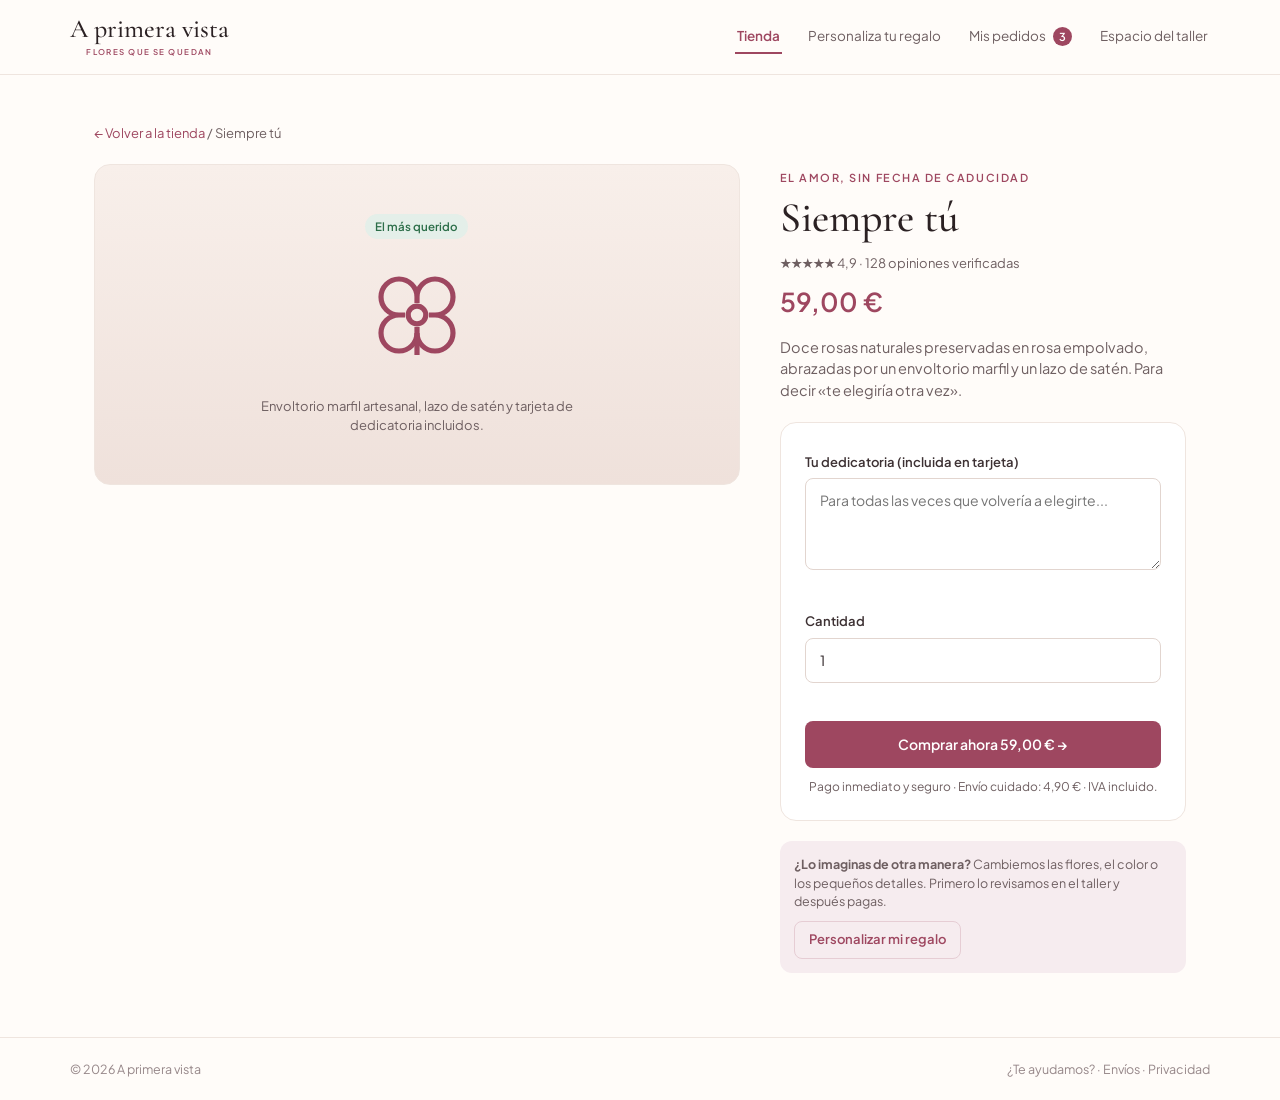
<file: Trabajo_grupo/Prototipo_final/producto.html>
<!DOCTYPE html>
<html lang="es">
<head>
  <meta charset="UTF-8">
  <meta name="viewport" content="width=device-width, initial-scale=1.0">
  <title>Detalle del arreglo — A primera vista</title>
  <link rel="preconnect" href="https://fonts.googleapis.com">
  <link rel="preconnect" href="https://fonts.gstatic.com" crossorigin>
  <link href="https://fonts.googleapis.com/css2?family=Cormorant+Garamond:ital,wght@0,500;0,600;1,400&family=Plus+Jakarta+Sans:wght@400;500;600&display=swap" rel="stylesheet">
  <link rel="stylesheet" href="estilos.css">
  <script src="app.js" defer></script>
</head>
<body data-pagina="producto">
  <header class="topbar">
    <div class="topbar-inner">
      <a href="index.html" class="brand">
        <span class="brand-title">A primera vista</span>
        <span class="brand-sub">FLORES QUE SE QUEDAN</span>
      </a>
      <nav class="nav-links" aria-label="Navegación principal">
        <a href="index.html" class="activo">Tienda</a>
        <a href="personaliza.html">Personaliza tu regalo</a>
        <a href="pedidos.html">Mis pedidos <span class="nav-badge" id="badge-pedidos">0</span></a>
        <a href="taller.html">Espacio del taller</a>
      </nav>
    </div>
  </header>

  <main class="contenedor">
    <p style="font-size:13px; color:var(--text-muted); margin-bottom:20px;">
      <a href="index.html" style="color:var(--primary);">← Volver a la tienda</a> / <span id="crumb-nombre">Siempre tú</span>
    </p>

    <div class="grid-dos-col">
      <div class="bloque-form" style="text-align:center; padding:48px 24px; background:linear-gradient(180deg, #F8EFEA 0%, #EFE1DB 100%);">
        <span class="badge-estado badge-verde" id="prod-etiqueta">El más querido</span>
        <div style="margin:28px auto;">
          <svg width="96" height="96" viewBox="0 0 24 24" fill="none" stroke="#9E4760" stroke-width="1.3" aria-hidden="true">
            <path d="M12 7.5a4.5 4.5 0 1 1 4.5 4.5M12 7.5A4.5 4.5 0 1 0 7.5 12M12 7.5V9m-4.5 3a4.5 4.5 0 1 0 4.5 4.5M7.5 12H9m7.5 0a4.5 4.5 0 1 1-4.5 4.5m4.5-4.5H15m-3 4.5V15"></path>
            <circle cx="12" cy="12" r="2.2"></circle>
            <path d="M12 16.5V22"></path>
          </svg>
        </div>
        <p style="font-size:13px; color:var(--text-muted); max-width:360px; margin:0 auto;">Envoltorio marfil artesanal, lazo de satén y tarjeta de dedicatoria incluidos.</p>
      </div>

      <div>
        <span class="etiqueta">EL AMOR, SIN FECHA DE CADUCIDAD</span>
        <h1 id="prod-titulo">Siempre tú</h1>
        <p style="font-size:13px; color:var(--text-muted); margin-bottom:8px;">★★★★★ 4,9 · 128 opiniones verificadas</p>
        <p style="font-size:26px; font-weight:600; color:var(--primary); margin:8px 0 16px;" id="prod-precio">59,00 €</p>
        <p id="prod-descripcion" style="color:var(--text-muted); font-size:14.5px; margin-bottom:20px;">
          Doce rosas naturales preservadas en rosa empolvado, abrazadas por un envoltorio marfil y un lazo de satén. Para decir «te elegiría otra vez».
        </p>

        <form id="form-directo" class="bloque-form" novalidate>
          <label for="dir-dedicatoria">Tu dedicatoria (incluida en tarjeta)</label>
          <textarea id="dir-dedicatoria" placeholder="Para todas las veces que volvería a elegirte..."></textarea>
          <p class="error" id="error-dir-dedicatoria"></p>

          <label for="dir-cantidad">Cantidad</label>
          <input id="dir-cantidad" type="number" min="1" max="10" value="1">
          <p class="error" id="error-dir-cantidad"></p>

          <button type="submit" class="btn btn-primario btn-full" style="margin-top:16px;" id="btn-comprar-ahora">
            Comprar ahora →
          </button>
          <p style="font-size:12px; color:var(--text-muted); margin:10px 0 0; text-align:center;">
            Pago inmediato y seguro · Envío cuidado: 4,90 € · IVA incluido.
          </p>
        </form>

        <div class="caja-nota">
          <strong>¿Lo imaginas de otra manera?</strong> Cambiemos las flores, el color o los pequeños detalles. Primero lo revisamos en el taller y después pagas.
          <div style="margin-top:10px;">
            <a href="personaliza.html" class="btn btn-suave btn-sm">Personalizar mi regalo</a>
          </div>
        </div>
      </div>
    </div>
  </main>

  <footer class="footer">
    <div class="footer-inner">
      <span>© 2026 A primera vista</span>
      <span>¿Te ayudamos? · Envíos · Privacidad</span>
    </div>
  </footer>
</body>
</html>
</file>
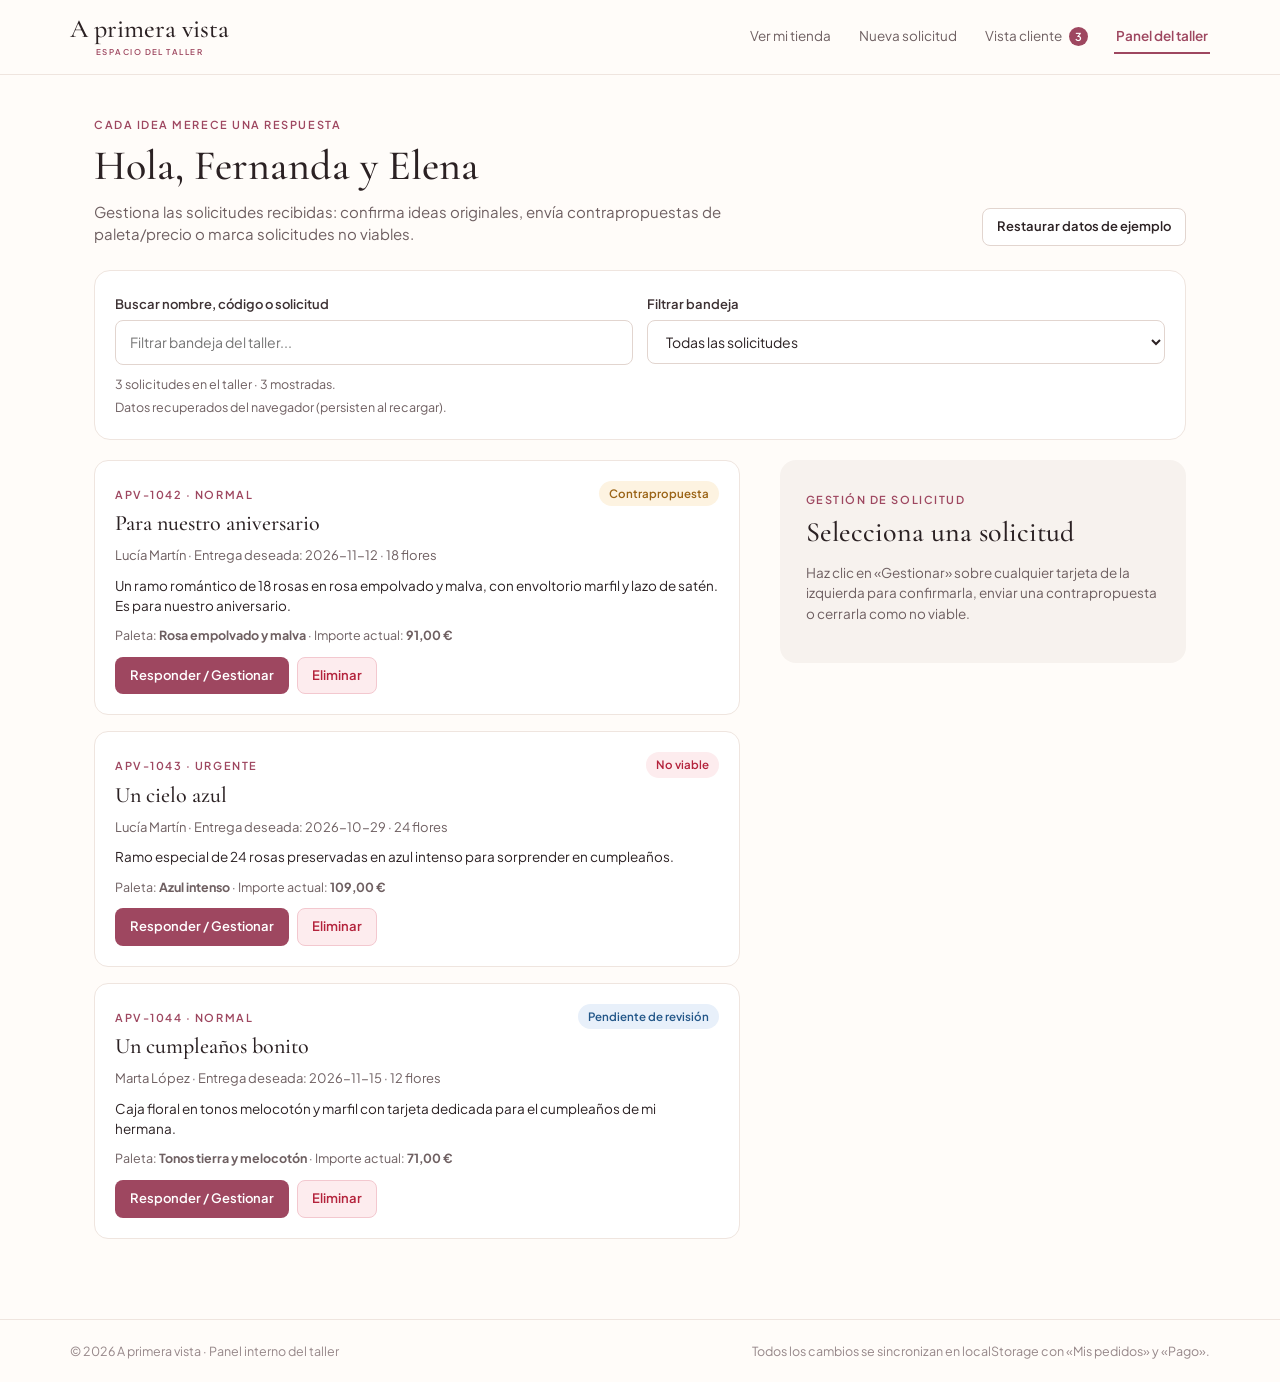
<file: Trabajo_grupo/Prototipo_final/taller.html>
<!DOCTYPE html>
<html lang="es">
<head>
  <meta charset="UTF-8">
  <meta name="viewport" content="width=device-width, initial-scale=1.0">
  <title>Espacio del taller — A primera vista</title>
  <link rel="preconnect" href="https://fonts.googleapis.com">
  <link rel="preconnect" href="https://fonts.gstatic.com" crossorigin>
  <link href="https://fonts.googleapis.com/css2?family=Cormorant+Garamond:ital,wght@0,500;0,600;1,400&family=Plus+Jakarta+Sans:wght@400;500;600&display=swap" rel="stylesheet">
  <link rel="stylesheet" href="estilos.css">
  <script src="app.js" defer></script>
</head>
<body data-pagina="taller">
  <header class="topbar">
    <div class="topbar-inner">
      <a href="index.html" class="brand">
        <span class="brand-title">A primera vista</span>
        <span class="brand-sub">ESPACIO DEL TALLER</span>
      </a>
      <nav class="nav-links" aria-label="Navegación principal">
        <a href="index.html">Ver mi tienda</a>
        <a href="personaliza.html">Nueva solicitud</a>
        <a href="pedidos.html">Vista cliente <span class="nav-badge" id="badge-pedidos">0</span></a>
        <a href="taller.html" class="activo">Panel del taller</a>
      </nav>
    </div>
  </header>

  <main class="contenedor">
    <div style="display:flex; justify-content:space-between; align-items:flex-end; flex-wrap:wrap; gap:16px; margin-bottom:24px;">
      <div>
        <span class="etiqueta">CADA IDEA MERECE UNA RESPUESTA</span>
        <h1>Hola, Fernanda y Elena</h1>
        <p class="subtitulo" style="margin-bottom:0;">Gestiona las solicitudes recibidas: confirma ideas originales, envía contrapropuestas de paleta/precio o marca solicitudes no viables.</p>
      </div>
      <button type="button" id="btn-restaurar-demo" class="btn btn-secundario btn-sm">Restaurar datos de ejemplo</button>
    </div>

    <div class="bloque-form" style="padding:18px 20px;">
      <div class="fila-2">
        <div>
          <label for="buscar-taller">Buscar nombre, código o solicitud</label>
          <input id="buscar-taller" type="search" placeholder="Filtrar bandeja del taller...">
        </div>
        <div>
          <label for="filtro-taller">Filtrar bandeja</label>
          <select id="filtro-taller">
            <option value="todos">Todas las solicitudes</option>
            <option value="Pendiente de revisión">Por revisar (Pendiente)</option>
            <option value="Contrapropuesta">Contrapropuesta enviada</option>
            <option value="Confirmado">Confirmadas</option>
            <option value="Pagado">Pagadas</option>
            <option value="No viable">No viables</option>
          </select>
        </div>
      </div>
      <p class="info-storage" id="contador-taller" role="status" style="margin-top:10px;"></p>
      <p class="info-storage" id="almacenamiento" role="status"></p>
    </div>

    <div class="grid-dos-col">
      <section id="bandeja-taller" aria-label="Solicitudes en el taller"></section>

      <aside class="tarjeta-resumen" aria-label="Responder solicitud seleccionada">
        <span class="etiqueta">GESTIÓN DE SOLICITUD</span>
        <h2 id="panel-titulo">Selecciona una solicitud</h2>
        <p id="panel-subtitulo" style="font-size:13.5px; color:var(--text-muted);">
          Haz clic en «Gestionar» sobre cualquier tarjeta de la izquierda para confirmarla, enviar una contrapropuesta o cerrarla como no viable.
        </p>

        <form id="form-respuesta-taller" hidden novalidate>
          <input type="hidden" id="taller-id">

          <label for="taller-accion">¿Cómo respondemos al cliente?</label>
          <select id="taller-accion">
            <option value="Confirmado">Confirmar idea original (Habilita pago)</option>
            <option value="Contrapropuesta">Enviar contrapropuesta (Requiere aceptación)</option>
            <option value="No viable">No viable (Cierra solicitud sin cobro)</option>
          </select>

          <div id="grupo-contrapropuesta">
            <label for="taller-paleta">Paleta propuesta</label>
            <input id="taller-paleta" type="text" placeholder="Ej. Rosa empolvado y marfil">

            <div class="fila-2">
              <div>
                <label for="taller-fecha">Entrega confirmada</label>
                <input id="taller-fecha" type="date">
              </div>
              <div>
                <label for="taller-precio">Precio final sin envío (€) *</label>
                <input id="taller-precio" type="number" step="0.10" min="10">
              </div>
            </div>
          </div>

          <label for="taller-mensaje">Mensaje para el cliente *</label>
          <textarea id="taller-mensaje" placeholder="Escribe una respuesta cercana explicando la disponibilidad o alternativa..." required aria-describedby="error-taller-mensaje"></textarea>
          <p class="error" id="error-taller-mensaje"></p>

          <button type="submit" class="btn btn-primario btn-full" style="margin-top:14px;">
            Guardar y enviar respuesta
          </button>
          <p class="estado-msg" id="mensaje-taller-status" role="status"></p>
        </form>
      </aside>
    </div>
  </main>

  <footer class="footer">
    <div class="footer-inner">
      <span>© 2026 A primera vista · Panel interno del taller</span>
      <span>Todos los cambios se sincronizan en localStorage con «Mis pedidos» y «Pago».</span>
    </div>
  </footer>
</body>
</html>
</file>
<file: Trabajo_grupo/Prototipo_final/estilos.css>
* {
  box-sizing: border-box;
}

:root {
  --bg: #FFFCF9;
  --surface: #FFFFFF;
  --surface-warm: #F7F2EE;
  --surface-blush: #F6ECEF;
  --border: #EFE5DF;
  --border-input: #E2D5CF;
  --text: #2B2123;
  --text-muted: #6E5F61;
  --text-soft: #968789;
  --primary: #9E4760;
  --primary-hover: #85384E;
  --green-bg: #E4EFE9;
  --green-text: #2C6E49;
  --amber-bg: #FDF3E1;
  --amber-text: #9A6315;
  --red-bg: #FDECEE;
  --red-text: #B4233C;
  --blue-bg: #E8F0FA;
  --blue-text: #235789;
}

body {
  font-family: 'Plus Jakarta Sans', Arial, sans-serif;
  background: var(--bg);
  color: var(--text);
  margin: 0;
  line-height: 1.5;
  display: flex;
  flex-direction: column;
  min-height: 100vh;
}

main {
  flex: 1;
}

a {
  color: inherit;
  text-decoration: none;
}

/* Navegación superior */
.topbar {
  border-bottom: 1px solid var(--border);
  background: var(--bg);
  padding: 16px 24px;
  position: sticky;
  top: 0;
  z-index: 20;
}

.topbar-inner {
  max-width: 1140px;
  margin: 0 auto;
  display: flex;
  justify-content: space-between;
  align-items: center;
  gap: 20px;
}

.brand {
  display: flex;
  flex-direction: column;
  align-items: center;
}

.brand-title {
  font-family: 'Cormorant Garamond', Georgia, serif;
  font-size: 26px;
  font-weight: 500;
  color: var(--text);
  line-height: 1;
}

.brand-sub {
  font-size: 8px;
  letter-spacing: 0.18em;
  color: var(--primary);
  margin-top: 4px;
  font-weight: 600;
}

.nav-links {
  display: flex;
  align-items: center;
  gap: 24px;
  font-size: 13.5px;
  color: var(--text-muted);
}

.nav-links a {
  padding: 6px 2px;
  border-bottom: 2px solid transparent;
  transition: color 0.2s, border-color 0.2s;
}

.nav-links a:hover,
.nav-links a.activo {
  color: var(--primary);
  font-weight: 600;
  border-bottom-color: var(--primary);
}

.nav-badge {
  display: inline-flex;
  align-items: center;
  justify-content: center;
  background: var(--primary);
  color: #FFFFFF;
  font-size: 11px;
  font-weight: 600;
  min-width: 19px;
  height: 19px;
  padding: 0 5px;
  border-radius: 999px;
  margin-left: 5px;
}

.ssl-badge {
  display: flex;
  align-items: center;
  gap: 6px;
  font-size: 12px;
  color: var(--text-muted);
}

/* Tipografía y utilidades */
.contenedor {
  max-width: 1140px;
  margin: 0 auto;
  padding: 36px 24px 64px;
}

.etiqueta {
  display: inline-block;
  font-size: 11px;
  font-weight: 600;
  letter-spacing: 0.14em;
  text-transform: uppercase;
  color: var(--primary);
  margin-bottom: 8px;
}

h1 {
  font-family: 'Cormorant Garamond', Georgia, serif;
  font-size: 42px;
  font-weight: 500;
  line-height: 1.12;
  margin: 0 0 12px 0;
}

h2 {
  font-family: 'Cormorant Garamond', Georgia, serif;
  font-size: 28px;
  font-weight: 500;
  line-height: 1.2;
  margin: 0 0 12px 0;
}

h3 {
  font-family: 'Cormorant Garamond', Georgia, serif;
  font-size: 22px;
  font-weight: 500;
  margin: 0 0 6px 0;
}

.subtitulo {
  color: var(--text-muted);
  font-size: 15px;
  max-width: 640px;
  margin: 0 0 24px 0;
}

/* Botones */
.btn {
  display: inline-flex;
  align-items: center;
  justify-content: center;
  gap: 8px;
  padding: 12px 22px;
  border-radius: 8px;
  font: inherit;
  font-size: 14px;
  font-weight: 600;
  cursor: pointer;
  border: 1px solid transparent;
  transition: background-color 0.2s, border-color 0.2s, color 0.2s;
}

.btn-primario {
  background: var(--primary);
  color: #FFFFFF;
}

.btn-primario:hover {
  background: var(--primary-hover);
}

.btn-secundario {
  background: var(--surface);
  color: var(--text);
  border-color: var(--border-input);
}

.btn-secundario:hover {
  background: var(--surface-warm);
}

.btn-suave {
  background: var(--surface-blush);
  color: var(--primary);
  border-color: #E6CDD4;
}

.btn-suave:hover {
  background: #EDD9DF;
}

.btn-peligro {
  background: var(--red-bg);
  color: var(--red-text);
  border-color: #F3C8CF;
}

.btn-peligro:hover {
  background: #FAD8DD;
}

.btn-full {
  width: 100%;
}

.btn-sm {
  padding: 8px 14px;
  font-size: 13px;
}

/* Hero portada (index.html) */
.hero {
  background: linear-gradient(135deg, #FAF3EE 0%, #F5E7EA 100%);
  border-bottom: 1px solid var(--border);
  padding: 56px 24px;
}

.hero-inner {
  max-width: 1140px;
  margin: 0 auto;
  display: grid;
  grid-template-columns: 1.2fr 0.8fr;
  gap: 40px;
  align-items: center;
}

.hero h1 {
  font-size: 50px;
}

.hero-acciones {
  display: flex;
  flex-wrap: wrap;
  gap: 12px;
  margin-top: 24px;
}

.hero-tarjeta {
  background: var(--surface);
  border: 1px solid var(--border);
  border-radius: 20px;
  padding: 28px;
  box-shadow: 0 12px 30px rgba(43, 33, 35, 0.05);
}

/* Catálogo de arreglos */
.filtros-catalogo {
  display: flex;
  flex-wrap: wrap;
  gap: 8px;
  margin-bottom: 24px;
}

.chip {
  padding: 7px 14px;
  border-radius: 999px;
  border: 1px solid var(--border-input);
  background: var(--surface);
  color: var(--text-muted);
  font-size: 13px;
  cursor: pointer;
}

.chip.activo {
  background: var(--primary);
  color: #FFFFFF;
  border-color: var(--primary);
}

.grid-catalogo {
  display: grid;
  grid-template-columns: repeat(4, 1fr);
  gap: 20px;
}

.card-producto {
  background: var(--surface);
  border: 1px solid var(--border);
  border-radius: 16px;
  padding: 16px;
  display: flex;
  flex-direction: column;
  justify-content: space-between;
  transition: transform 0.2s, box-shadow 0.2s;
}

.card-producto:hover {
  transform: translateY(-3px);
  box-shadow: 0 10px 24px rgba(43, 33, 35, 0.06);
}

.ilustracion-ramo {
  height: 150px;
  border-radius: 12px;
  background: linear-gradient(180deg, #F8EFEA 0%, #EFE1DB 100%);
  display: flex;
  flex-direction: column;
  align-items: center;
  justify-content: center;
  margin-bottom: 14px;
  position: relative;
}

.pill-tag {
  position: absolute;
  top: 10px;
  left: 10px;
  background: rgba(255, 255, 255, 0.92);
  color: var(--primary);
  font-size: 11px;
  font-weight: 600;
  padding: 3px 9px;
  border-radius: 999px;
}

.precio-row {
  display: flex;
  justify-content: space-between;
  align-items: center;
  margin-top: 14px;
  padding-top: 12px;
  border-top: 1px solid var(--border);
}

.precio {
  font-size: 17px;
  font-weight: 600;
  color: var(--text);
}

/* Banner personalización */
.banner-custom {
  margin-top: 48px;
  background: var(--surface-warm);
  border: 1px solid var(--border);
  border-radius: 20px;
  padding: 36px;
  display: grid;
  grid-template-columns: 1.2fr 0.8fr;
  gap: 32px;
  align-items: center;
}

.pasos-mini {
  display: grid;
  grid-template-columns: repeat(3, 1fr);
  gap: 12px;
  margin-top: 18px;
}

.paso-box {
  background: var(--surface);
  border: 1px solid var(--border);
  border-radius: 12px;
  padding: 12px;
  font-size: 12.5px;
}

.paso-box strong {
  display: block;
  color: var(--primary);
  font-size: 14px;
  margin-bottom: 2px;
}

/* Formularios e Inputs */
.grid-dos-col {
  display: grid;
  grid-template-columns: 1.35fr 0.85fr;
  gap: 40px;
  align-items: start;
}

.fila-2 {
  display: grid;
  grid-template-columns: 1fr 1fr;
  gap: 14px;
}

.bloque-form {
  background: var(--surface);
  border: 1px solid var(--border);
  border-radius: 16px;
  padding: 24px;
  margin-bottom: 20px;
}

label {
  display: block;
  margin-top: 14px;
  font-size: 13px;
  font-weight: 600;
  color: #3D3133;
}

label:first-of-type {
  margin-top: 6px;
}

input[type="text"],
input[type="email"],
input[type="tel"],
input[type="number"],
input[type="date"],
input[type="search"],
select,
textarea {
  width: 100%;
  margin-top: 6px;
  padding: 11px 14px;
  border: 1px solid var(--border-input);
  border-radius: 8px;
  background: #FFFFFF;
  color: var(--text);
  font: inherit;
  font-size: 14px;
}

input:focus, select:focus, textarea:focus {
  outline: none;
  border-color: var(--primary);
  box-shadow: 0 0 0 3px rgba(158, 71, 96, 0.12);
}

textarea {
  min-height: 92px;
  resize: vertical;
}

.checkbox-linea {
  display: flex;
  align-items: center;
  gap: 10px;
  margin-top: 12px;
  font-size: 13.5px;
  font-weight: 400;
  cursor: pointer;
}

.checkbox-linea input {
  width: auto;
  margin: 0;
  accent-color: var(--primary);
}

.error {
  color: var(--red-text);
  font-size: 12.5px;
  min-height: 18px;
  margin: 4px 0 0 0;
}

.estado-msg {
  font-weight: 600;
  color: var(--primary);
  margin: 12px 0 4px;
  font-size: 14px;
}

.info-storage {
  font-size: 12.5px;
  color: var(--text-muted);
  margin: 4px 0;
}

/* Tarjeta resumen lateral */
.tarjeta-resumen {
  background: var(--surface-warm);
  border-radius: 16px;
  padding: 26px;
  position: sticky;
  top: 84px;
}

.badge-estado {
  display: inline-block;
  font-size: 11.5px;
  font-weight: 600;
  padding: 4px 10px;
  border-radius: 999px;
}

.badge-verde { background: var(--green-bg); color: var(--green-text); }
.badge-ambar { background: var(--amber-bg); color: var(--amber-text); }
.badge-rojo { background: var(--red-bg); color: var(--red-text); }
.badge-azul { background: var(--blue-bg); color: var(--blue-text); }

.linea-costo {
  display: flex;
  justify-content: space-between;
  font-size: 13.5px;
  color: var(--text-muted);
  margin: 8px 0;
}

.linea-total {
  display: flex;
  justify-content: space-between;
  align-items: baseline;
  border-top: 1px solid #E5DAD3;
  padding-top: 14px;
  margin-top: 14px;
  font-weight: 600;
}

.linea-total strong {
  font-size: 22px;
}

.caja-nota {
  background: var(--surface-blush);
  border-radius: 12px;
  padding: 14px;
  font-size: 12.5px;
  color: var(--text-muted);
  margin-top: 18px;
}

/* Camino del regalo (Stepper en pedidos.html) */
.stepper {
  display: grid;
  grid-template-columns: repeat(4, 1fr);
  gap: 10px;
  margin: 20px 0;
}

.step-item {
  background: var(--surface);
  border: 1px solid var(--border);
  border-radius: 10px;
  padding: 10px 12px;
  font-size: 12px;
  color: var(--text-soft);
}

.step-item.completado {
  border-color: #C7DFD1;
  background: #F4FAF6;
  color: var(--green-text);
  font-weight: 600;
}

.step-item.actual {
  border-color: var(--primary);
  background: var(--surface-blush);
  color: var(--primary);
  font-weight: 600;
}

/* Tarjetas de solicitud / Taller */
.card-solicitud {
  background: var(--surface);
  border: 1px solid var(--border);
  border-radius: 14px;
  padding: 20px;
  margin-bottom: 16px;
}

.card-solicitud-top {
  display: flex;
  justify-content: space-between;
  align-items: flex-start;
  gap: 12px;
  flex-wrap: wrap;
}

.mensaje-taller {
  background: var(--surface-warm);
  border-left: 3px solid var(--primary);
  padding: 12px 14px;
  border-radius: 0 10px 10px 0;
  margin: 14px 0;
  font-size: 13.5px;
}

.comparativa-box {
  background: #FFFDFB;
  border: 1px dashed #D8C2C8;
  border-radius: 10px;
  padding: 12px 14px;
  margin: 12px 0;
  font-size: 13px;
}

/* Opciones de pago (checkout.html) */
.metodos-pago {
  display: grid;
  grid-template-columns: repeat(3, 1fr);
  gap: 10px;
  margin: 12px 0 16px;
}

.metodo-opcion {
  border: 1px solid var(--border-input);
  border-radius: 10px;
  padding: 12px;
  display: flex;
  align-items: center;
  gap: 8px;
  cursor: pointer;
  font-size: 13.5px;
}

.metodo-opcion:has(input:checked) {
  border-color: var(--primary);
  background: var(--surface-blush);
  font-weight: 600;
}

/* Footer */
.footer {
  border-top: 1px solid var(--border);
  padding: 22px 24px;
  font-size: 12.5px;
  color: var(--text-soft);
  background: var(--bg);
}

.footer-inner {
  max-width: 1140px;
  margin: 0 auto;
  display: flex;
  justify-content: space-between;
  align-items: center;
  flex-wrap: wrap;
  gap: 12px;
}

@media (max-width: 900px) {
  .hero-inner,
  .grid-dos-col,
  .banner-custom {
    grid-template-columns: 1fr;
  }
  .grid-catalogo {
    grid-template-columns: repeat(2, 1fr);
  }
  .stepper {
    grid-template-columns: repeat(2, 1fr);
  }
  .tarjeta-resumen {
    position: static;
  }
}

@media (max-width: 560px) {
  .grid-catalogo,
  .fila-2,
  .metodos-pago,
  .pasos-mini {
    grid-template-columns: 1fr;
  }
  .topbar-inner {
    flex-direction: column;
  }
}
</file>
<file: Trabajo_grupo/styles/registro_solicitudes.css>
/* Separar el listado del formulario de personalización. */
#panel-solicitudes {
    margin-top: 24px;
    padding-top: 16px;
    border-top: 1px solid #cccccc;
}

/* Dar espacio al campo usado para buscar las solicitudes. */
#buscar-solicitudes {
    display: block;
    margin: 8px 0 16px;
    padding: 6px;
    max-width: 100%;
}

/* Separar visualmente las solicitudes registradas. */
#lista-solicitudes li {
    margin-bottom: 16px;
}

/* Identificación de los botones de estado. */
#lista-solicitudes button {
    padding: 6px 10px;
    cursor: pointer;
}
</file>
